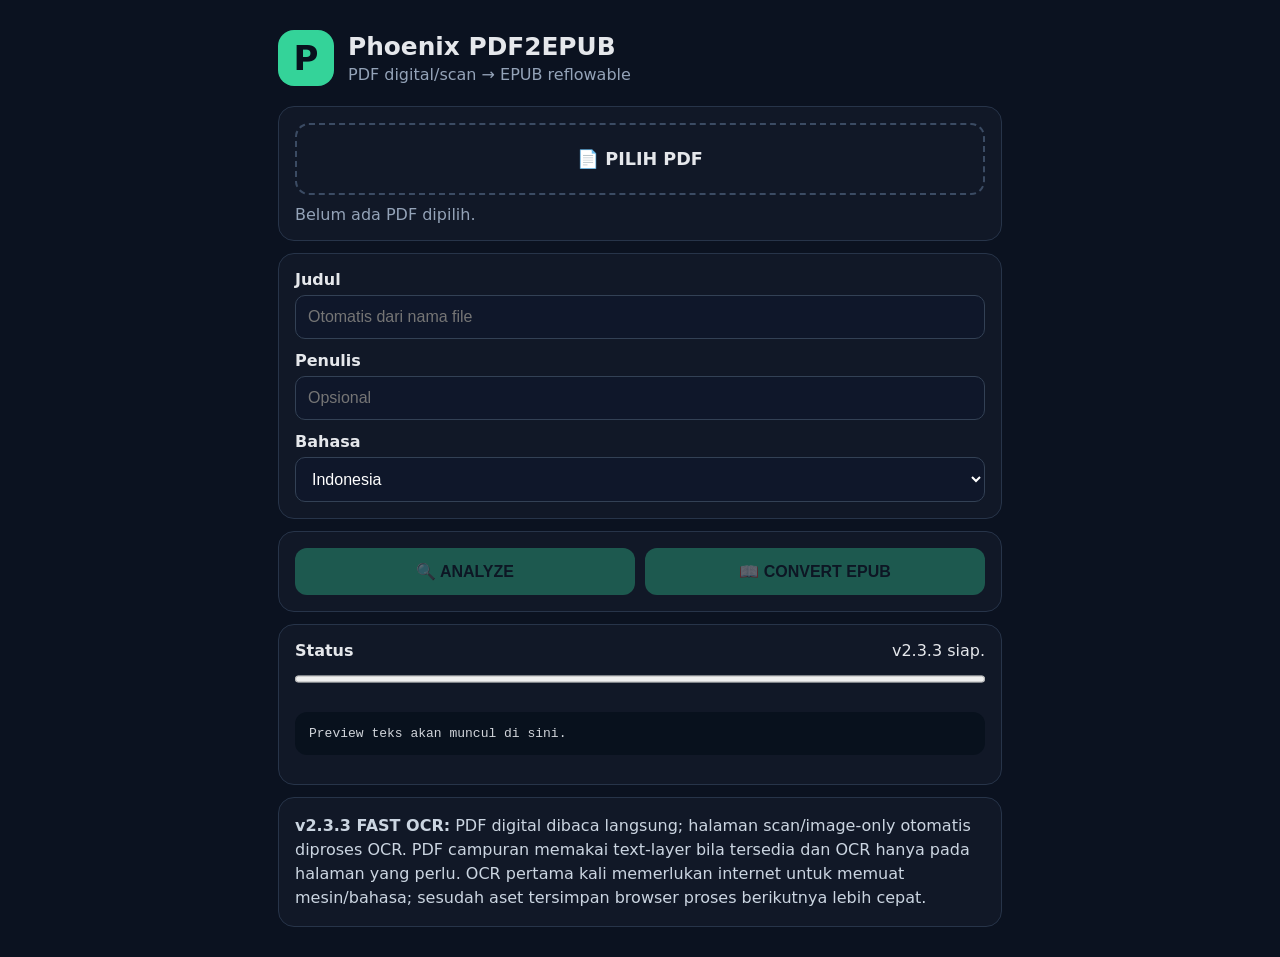
<file: index.html>
<!doctype html>
<html lang="id">
<head>
  <meta charset="utf-8">
  <meta name="viewport" content="width=device-width,initial-scale=1,viewport-fit=cover">
  <meta name="theme-color" content="#111827">
  <meta name="description" content="Phoenix PDF2EPUB — converter PDF digital ke EPUB reflowable">
  <link rel="manifest" href="manifest.webmanifest">
  <link rel="icon" href="icon-192.png">
  <title>Phoenix PDF2EPUB</title>
  <link rel="stylesheet" href="style.css?v=232">
</head>
<body>
<main>
  <header>
    <div class="logo">P</div>
    <div><h1>Phoenix PDF2EPUB</h1><p>PDF digital/scan → EPUB reflowable</p></div>
  </header>

  <section class="card">
    <label class="pick">
      <input id="pdfFile" type="file" accept="application/pdf,.pdf">
      <span>📄 PILIH PDF</span>
    </label>
    <div id="fileName" class="muted">Belum ada PDF dipilih.</div>
  </section>

  <section class="card grid">
    <label>Judul<input id="title" placeholder="Otomatis dari nama file"></label>
    <label>Penulis<input id="author" placeholder="Opsional"></label>
    <label>Bahasa
      <select id="lang"><option value="id">Indonesia</option><option value="en">English</option></select>
    </label>
  </section>

  <section class="card actions">
    <button id="analyzeBtn" disabled>🔍 ANALYZE</button>
    <button id="convertBtn" disabled>📖 CONVERT EPUB</button>
    <button id="installBtn" hidden>⬇ INSTALL APP</button>
  </section>

  <section class="card">
    <div class="statusline"><strong>Status</strong><span id="status">v2.3.3 siap.</span></div>
    <progress id="progress" value="0" max="100"></progress>
    <pre id="preview">Preview teks akan muncul di sini.</pre>
  </section>

  <section class="card note">
    <b>v2.3.3 FAST OCR:</b> PDF digital dibaca langsung; halaman scan/image-only otomatis diproses OCR. PDF campuran memakai text-layer bila tersedia dan OCR hanya pada halaman yang perlu. OCR pertama kali memerlukan internet untuk memuat mesin/bahasa; sesudah aset tersimpan browser proses berikutnya lebih cepat.
  </section>
</main>

<script src="pdf.min.js?v=232"></script>
<script src="jszip.min.js?v=232"></script>
<script src="tesseract.min.js?v=232"></script>
<script src="app.js?v=233"></script>
</body>
</html>
</file>
<file: style.css>
*{box-sizing:border-box}body{margin:0;background:#0b1220;color:#e5e7eb;font-family:system-ui,-apple-system,Segoe UI,sans-serif}
main{max-width:760px;margin:auto;padding:18px}header{display:flex;gap:14px;align-items:center;margin:12px 0 20px}
.logo{width:56px;height:56px;border-radius:16px;background:#34d399;color:#08111d;font-weight:900;font-size:34px;display:grid;place-items:center}
h1{margin:0;font-size:1.55rem}header p{margin:.2rem 0 0;color:#94a3b8}.card{background:#111827;border:1px solid #273449;border-radius:16px;padding:16px;margin:12px 0}
.pick{display:block;text-align:center;border:2px dashed #3b4b63;border-radius:14px;padding:24px;font-weight:800;font-size:1.1rem;cursor:pointer}.pick input{display:none}
.muted{color:#94a3b8;margin-top:10px}.grid{display:grid;gap:12px}label{font-weight:700}input,select{width:100%;margin-top:6px;padding:12px;border-radius:10px;border:1px solid #334155;background:#0f172a;color:#fff;font-size:1rem}
.actions{display:grid;gap:10px;grid-template-columns:1fr 1fr}button{padding:14px;border:0;border-radius:12px;font-weight:800;font-size:1rem;background:#34d399;color:#07131f}button:disabled{opacity:.35}#installBtn{grid-column:1/-1;background:#60a5fa}
.statusline{display:flex;justify-content:space-between;gap:10px}progress{width:100%;height:14px;margin:12px 0}pre{white-space:pre-wrap;word-wrap:break-word;max-height:320px;overflow:auto;background:#08111d;border-radius:12px;padding:14px;color:#d1d5db}
.note{color:#cbd5e1;line-height:1.5}@media(max-width:560px){.actions{grid-template-columns:1fr}#installBtn{grid-column:auto}}
</file>
